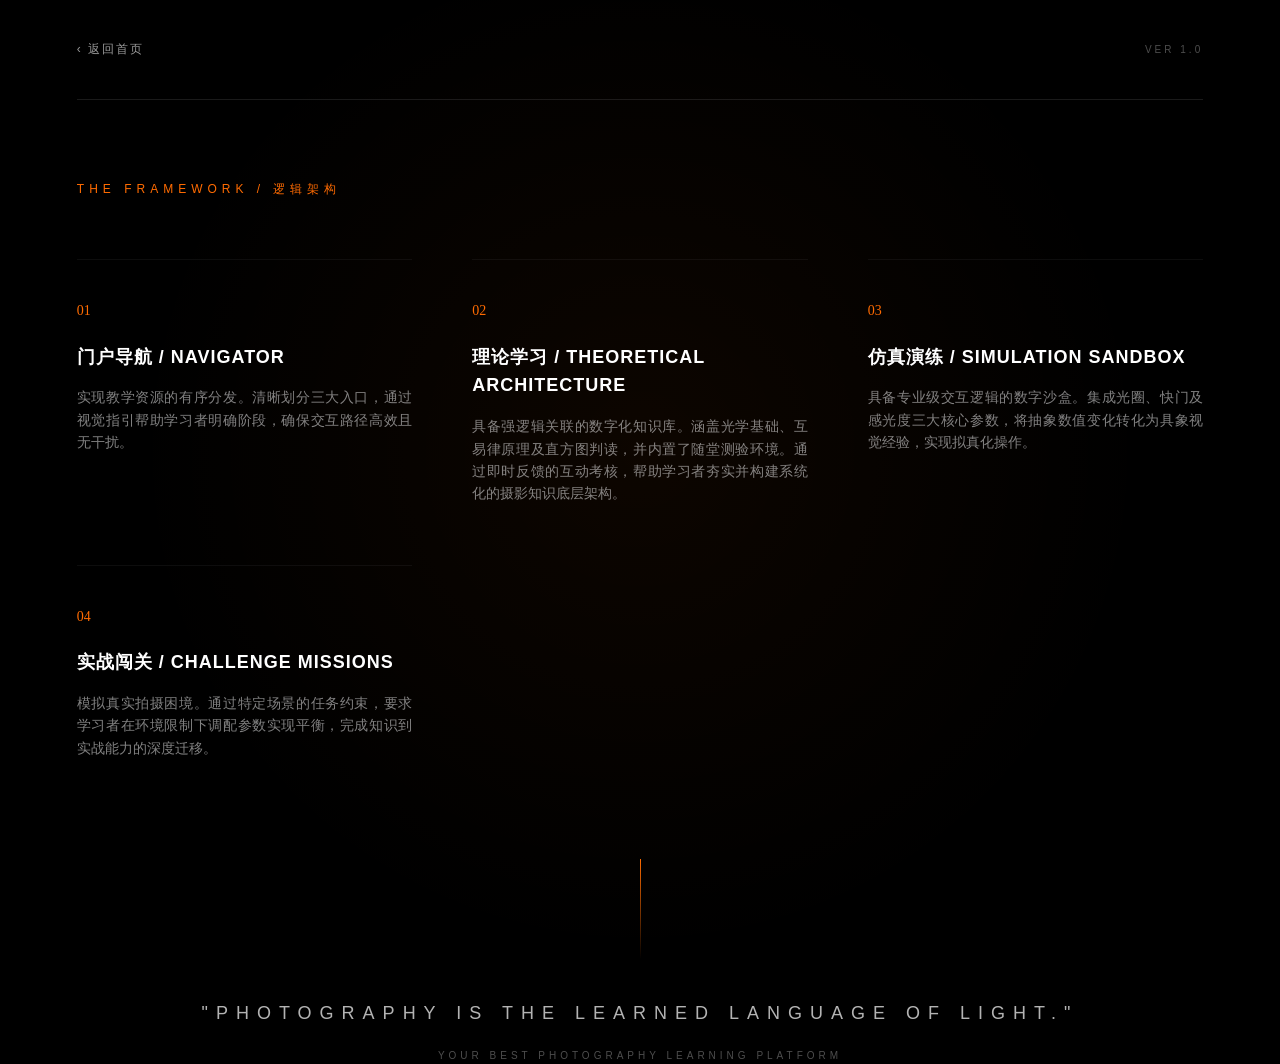
<file: about.html>
<!DOCTYPE html>
<html lang="zh-CN">
<head>
    <meta charset="UTF-8">
    <meta name="viewport" content="width=device-width, initial-scale=1.0">
    <title>关于本站 - 摄影逻辑架构</title>
    <link rel="stylesheet" href="css/about.css">
</head>
<body>
    <div class="ambient-glow"></div>

    <div class="about-container">
        <header class="nav-header">
            <a href="index.html" class="back-link">‹ 返回首页</a>
            <span class="version-tag">VER 1.0</span>
        </header>

        <main class="manifesto-content">
            <section class="logic-framework">
                <div class="section-label">THE FRAMEWORK / 逻辑架构</div>
                
                <div class="framework-grid">
                    <div class="framework-item">
                        <span class="num">01</span>
                        <h3>门户导航 / NAVIGATOR</h3>
                        <p>实现教学资源的有序分发。清晰划分三大入口，通过视觉指引帮助学习者明确阶段，确保交互路径高效且无干扰。</p>
                    </div>
                    <div class="framework-item">
                        <span class="num">02</span>
                        <h3>理论学习 / THEORETICAL ARCHITECTURE</h3>
                        <p>具备强逻辑关联的数字化知识库。涵盖光学基础、互易律原理及直方图判读，并内置了随堂测验环境。通过即时反馈的互动考核，帮助学习者夯实并构建系统化的摄影知识底层架构。</p>
                    </div>
                    <div class="framework-item">
                        <span class="num">03</span>
                        <h3>仿真演练 / SIMULATION SANDBOX</h3>
                        <p>具备专业级交互逻辑的数字沙盒。集成光圈、快门及感光度三大核心参数，将抽象数值变化转化为具象视觉经验，实现拟真化操作。</p>
                    </div>
                    <div class="framework-item">
                        <span class="num">04</span>
                        <h3>实战闯关 / CHALLENGE MISSIONS</h3>
                        <p>模拟真实拍摄困境。通过特定场景的任务约束，要求学习者在环境限制下调配参数实现平衡，完成知识到实战能力的深度迁移。</p>
                    </div>
                </div>
            </section>

            <section class="footer-manifesto">
                <div class="decorative-line"></div>
                <p class="final-quote">
                    "PHOTOGRAPHY IS THE LEARNED LANGUAGE OF LIGHT."
                </p>
                <div class="signature">YOUR BEST PHOTOGRAPHY LEARNING PLATFORM</div>
            </section>
        </main>
    </div>
</body>
</html>
</file>
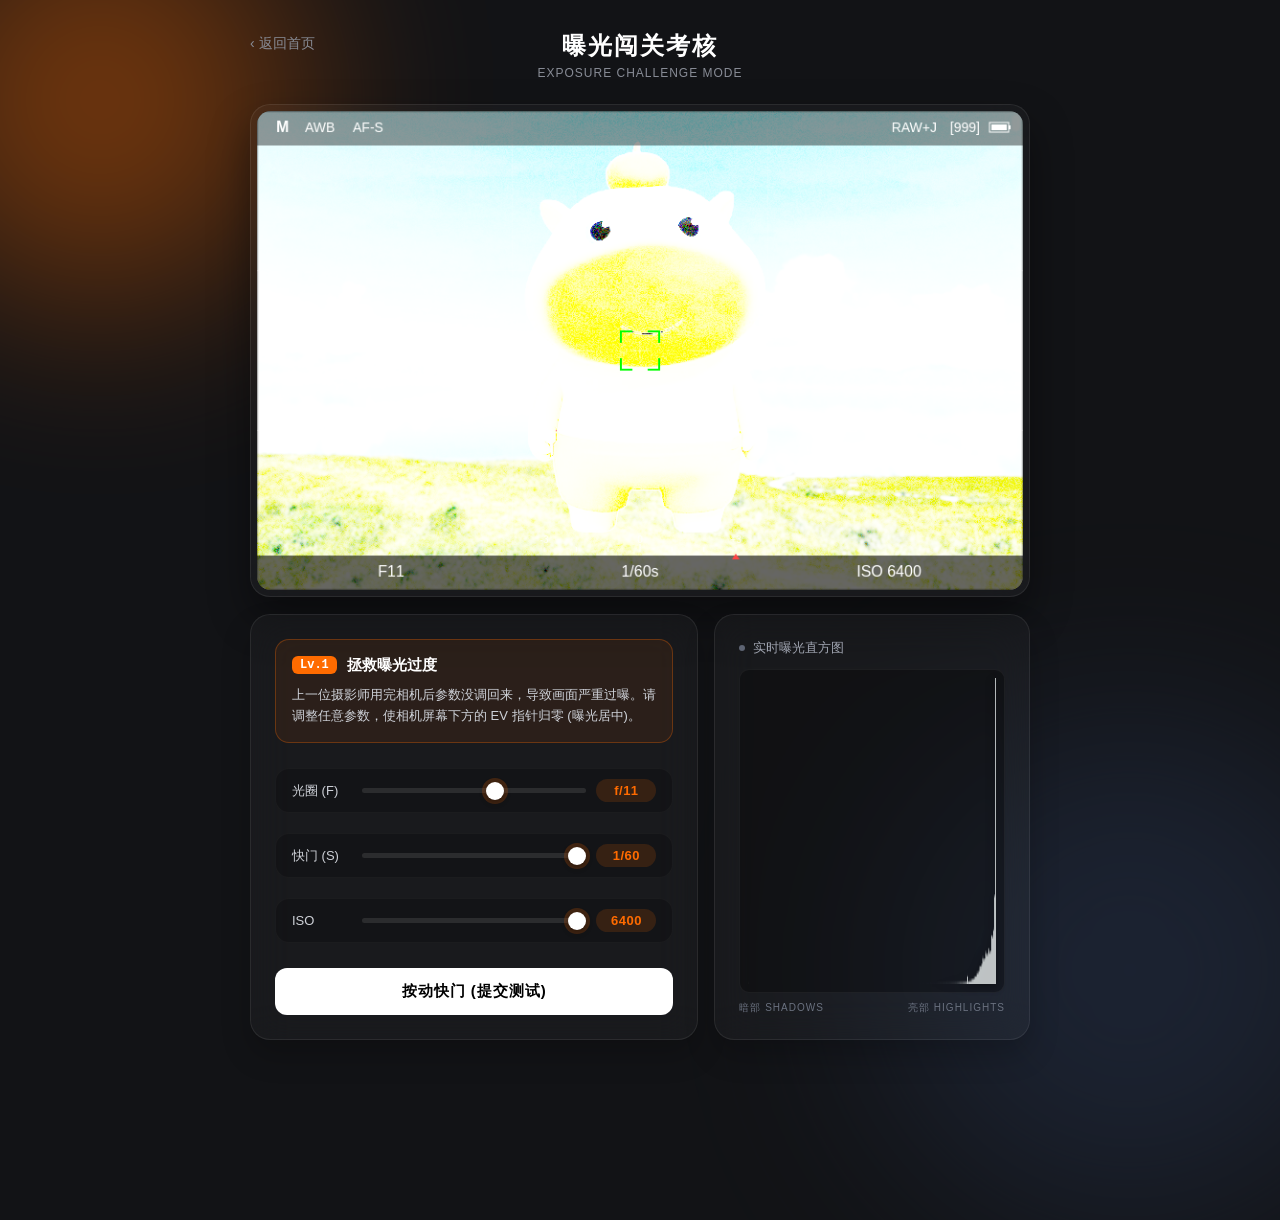
<file: challenge.html>
<!DOCTYPE html>
<html lang="zh-CN">
<head>
    <meta charset="UTF-8">
    <meta name="viewport" content="width=device-width, initial-scale=1.0">
    <title>曝光闯关挑战</title>
    <link rel="stylesheet" href="css/challenge.css"> 
</head>
<body>
    <div class="ambient-glow glow-1"></div>
    <div class="ambient-glow glow-2"></div>

    <div class="simulator-wrapper">
        <div class="back-nav-container">
            <a href="index.html" class="back-home-link">‹ 返回首页</a>
        </div>
        <header class="app-header">
            <h1>曝光闯关考核</h1>
            <p class="subtitle">Exposure Challenge Mode</p>
        </header>

        <main class="app-main">
            <section class="viewport-card">
                <div class="canvas-container">
                    <canvas id="bgCanvas" width="800" height="500"></canvas>
                    <canvas id="fgCanvas" width="800" height="500"></canvas>
                </div>
            </section>

            <section class="dashboard">
                <div class="control-panel glass-card">
                    
                    <div class="mission-box">
                        <div class="mission-header">
                            <span class="level-badge" id="levelBadge">Lv.1</span>
                            <span id="missionTitle">加载中...</span>
                        </div>
                        <p id="missionDesc">加载中...</p>
                    </div>

                    <div class="slider-group">
                        <label>光圈 (F)</label>
                        <input type="range" id="apertureSlider" min="0" max="5" step="1" value="2">
                        <span class="value-pill" id="apertureVal">f/8</span>
                    </div>

                    <div class="slider-group">
                        <label>快门 (S)</label>
                        <input type="range" id="shutterSlider" min="0" max="10" step="1" value="5">
                        <span class="value-pill" id="shutterVal">1/125</span>
                    </div>

                    <div class="slider-group">
                        <label>ISO</label>
                        <input type="range" id="isoSlider" min="0" max="6" step="1" value="0">
                        <span class="value-pill" id="isoVal">100</span>
                    </div>

                    <button id="btnShoot" class="shoot-btn">按动快门 (提交测试)</button>
                </div>

                <div class="data-panel glass-card">
                    <div class="panel-header">
                        <span class="dot"></span>
                        <span>实时曝光直方图</span>
                    </div>
                    <div class="histogram-wrapper">
                        <canvas id="histogramCanvas" width="256" height="120"></canvas>
                    </div>
                    <div class="hist-labels">
                        <span>暗部 Shadows</span>
                        <span>亮部 Highlights</span>
                    </div>
                </div>
            </section>
        </main>
    </div>

    <script src="js/challenge.js"></script>
</body>
</html>
</file>
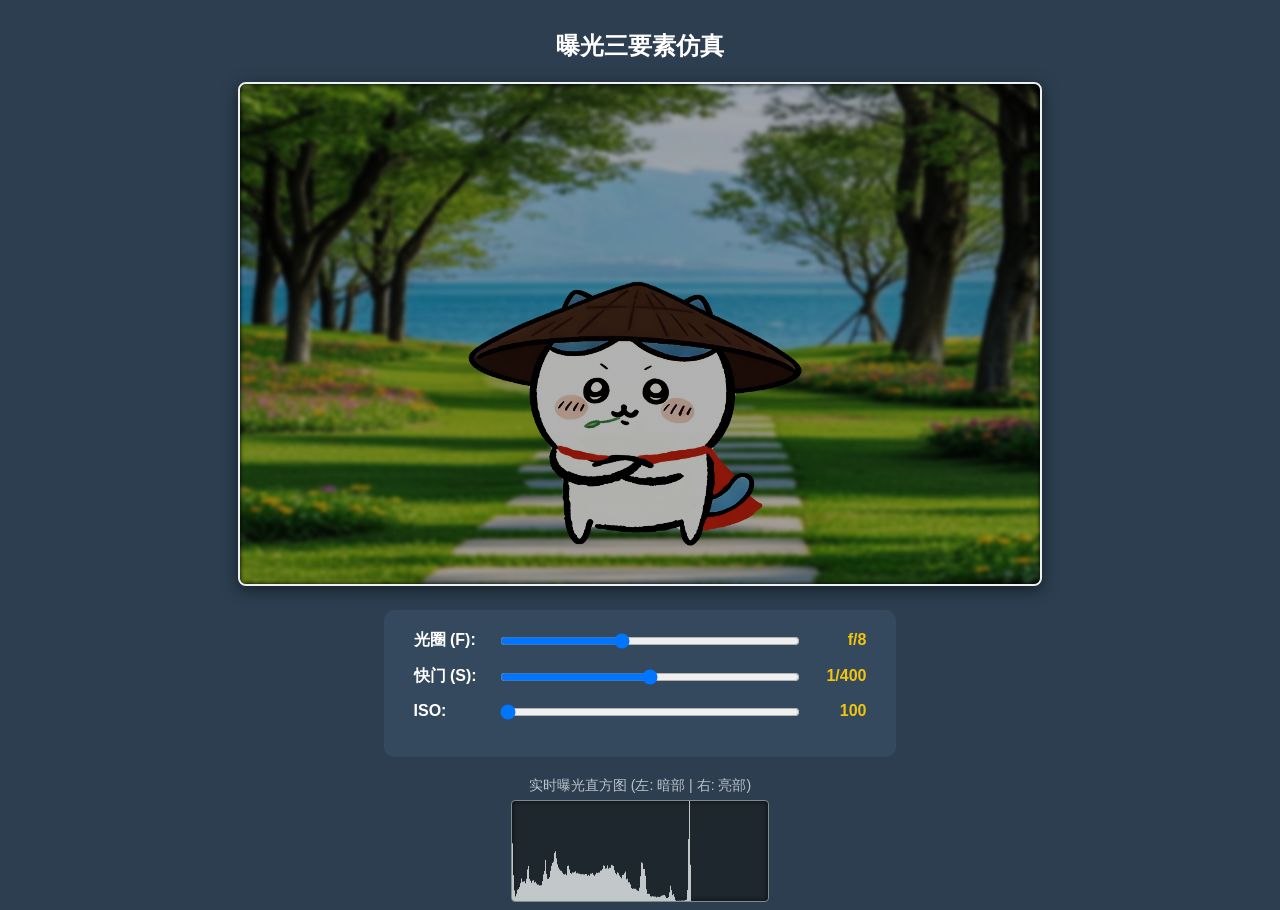
<file: demo.html>
<!DOCTYPE html>
<html lang="zh-CN">
<head>
    <meta charset="UTF-8">
    <title>基于Java的摄影曝光教学与仿真平台</title>
    <link rel="stylesheet" href="style.css">
</head>
<body>

    <h2>曝光三要素仿真</h2>
    <canvas id="photoCanvas"></canvas>
    <br>
    
    <div class="controls">
        <div class="control-group">
            <label>光圈 (F):</label>
            <input type="range" id="apertureSlider" min="0" max="5" step="1" value="2">
            <span class="value-display" id="apertureVal">f/8</span>
        </div>
        <div class="control-group">
            <label>快门 (S):</label>
            <input type="range" id="shutterSlider" min="0" max="10" step="1" value="5">
            <span class="value-display" id="shutterVal">1/125</span>
        </div>
        <div class="control-group">
            <label>ISO:</label>
            <input type="range" id="isoSlider" min="0" max="6" step="1" value="0">
            <span class="value-display" id="isoVal">100</span>
        </div>
    </div>

    <div class="histogram-container">
        <p style="margin: 5px 0; font-size: 14px; color: #bdc3c7;">实时曝光直方图 (左: 暗部 | 右: 亮部)</p>
        <canvas id="histogramCanvas" width="256" height="100"></canvas>
    </div>

    <script src="script.js"></script>
</body>
</html>
</file>
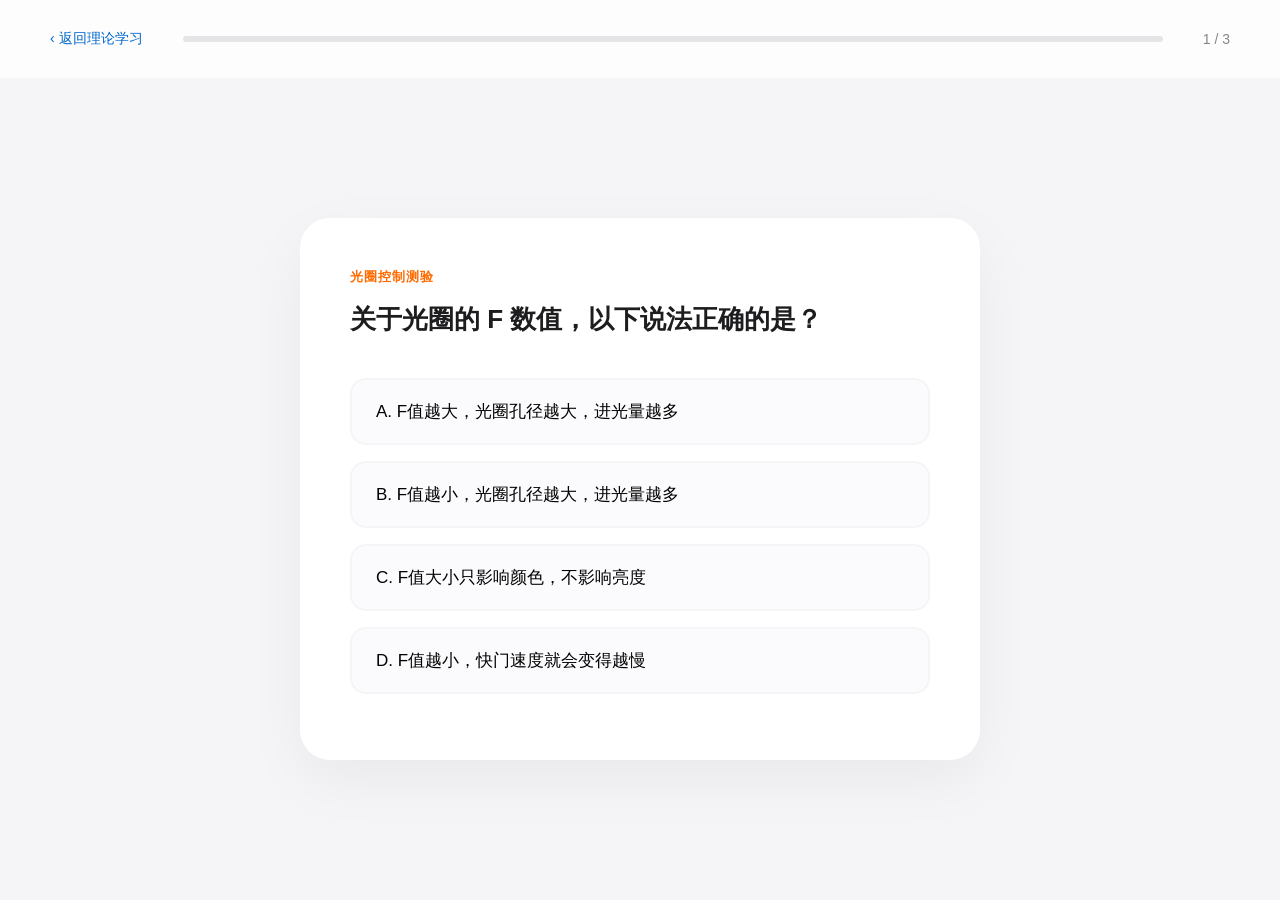
<file: quiz.html>
<!DOCTYPE html>
<html lang="zh-CN">
<head>
    <meta charset="UTF-8">
    <meta name="viewport" content="width=device-width, initial-scale=1.0">
    <title>知识点测验 - 摄影学习平台</title>
    <link rel="stylesheet" href="css/quiz.css">
</head>
<body>
    <div class="quiz-layout">
        <header class="quiz-header">
            <a href="theory.html" class="back-link">‹ 返回理论学习</a>
            <div class="progress-container">
                <div class="progress-bar" id="progressBar"></div>
            </div>
            <span class="progress-text" id="progressText">1 / 3</span>
        </header>

        <main class="quiz-main">
            <div class="quiz-card" id="quizCard">
                <div class="card-header">
                    <span class="category-tag" id="categoryTag">光圈篇</span>
                    <h1 class="question-text" id="questionText">加载中...</h1>
                </div>

                <div class="options-list" id="optionsList">
                    </div>

                <div class="feedback-panel" id="feedbackPanel" style="display: none;">
                    <div class="feedback-content">
                        <span id="feedbackIcon"></span>
                        <p id="feedbackText"></p>
                    </div>
                    <button class="next-btn" id="nextBtn">next</button>
                </div>
            </div>

            <div class="result-card" id="resultCard" style="display: none;">
                <div class="score-display">
                    <span class="score-num" id="finalScore">0</span>
                    <span class="score-label">分</span>
                </div>
                <h2 id="resultTitle">测验完成！</h2>
                <p id="resultDesc">你已经掌握了本章节的核心逻辑。</p>
                <div class="action-btns">
                    <button onclick="location.reload()" class="retry-btn">重新挑战</button>
                    <a href="simulator.html" class="action-btn-primary">进入仿真演练</a>
                </div>
            </div>
        </main>
    </div>
    <script src="js/quiz.js"></script>
</body>
</html>
</file>
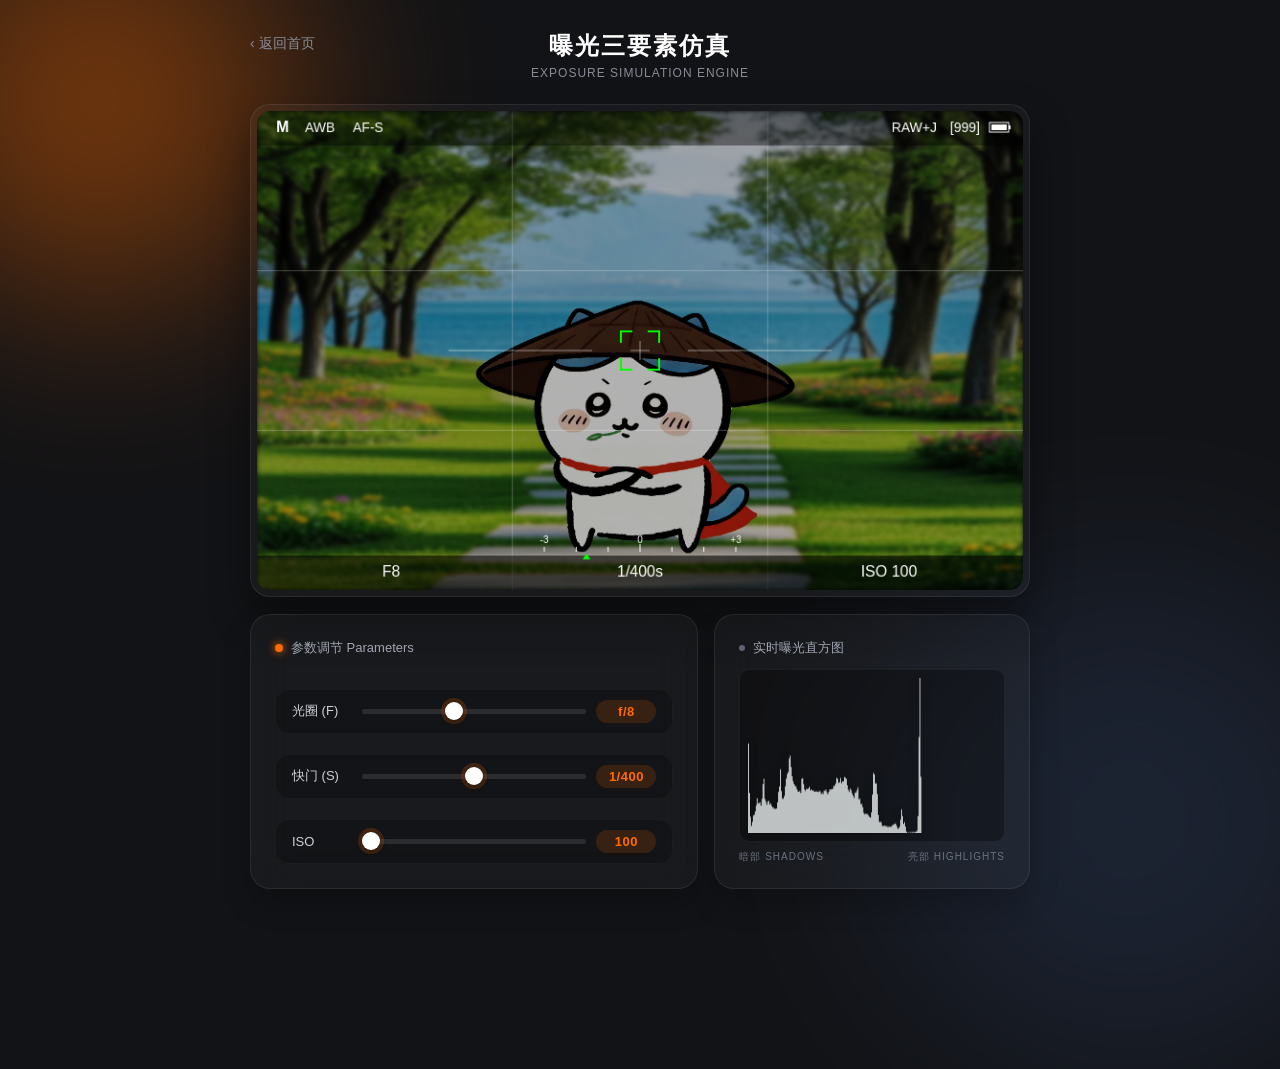
<file: simulator.html>
<!DOCTYPE html>
<html lang="zh-CN">
<head>
    <meta charset="UTF-8">
    <meta name="viewport" content="width=device-width, initial-scale=1.0">
    <title>曝光三要素仿真系统</title>
    <link rel="stylesheet" href="css/simulator.css"> </head>
<body>
    <div class="ambient-glow glow-1"></div>
    <div class="ambient-glow glow-2"></div>

    <div class="simulator-wrapper">
        <div class="back-nav-container">
            <a href="index.html" class="back-home-link">‹ 返回首页</a>
        </div>
        
        <header class="app-header">
            <h1>曝光三要素仿真</h1>
            <p class="subtitle">Exposure Simulation Engine</p>
        </header>

        <main class="app-main">
            <section class="viewport-card">
                <div class="canvas-container">
                    <canvas id="bgCanvas" width="800" height="500"></canvas>
                    <canvas id="fgCanvas" width="800" height="500"></canvas>
                </div>
            </section>

            <section class="dashboard">
                <div class="control-panel glass-card">
                    <div class="panel-header">
                        <div class="icon-pulse"></div>
                        <span>参数调节 Parameters</span>
                    </div>

                    <div class="slider-group">
                        <label>光圈 (F)</label>
                        <input type="range" id="apertureSlider" min="0" max="5" step="1" value="2">
                        <span class="value-pill" id="apertureVal">f/8</span>
                    </div>

                    <div class="slider-group">
                        <label>快门 (S)</label>
                        <input type="range" id="shutterSlider" min="0" max="10" step="1" value="5">
                        <span class="value-pill" id="shutterVal">1/125</span>
                    </div>

                    <div class="slider-group">
                        <label>ISO</label>
                        <input type="range" id="isoSlider" min="0" max="6" step="1" value="0">
                        <span class="value-pill" id="isoVal">100</span>
                    </div>
                </div>

                <div class="data-panel glass-card">
                    <div class="panel-header">
                        <span class="dot"></span>
                        <span>实时曝光直方图</span>
                    </div>
                    <div class="histogram-wrapper">
                        <canvas id="histogramCanvas" width="256" height="120"></canvas>
                    </div>
                    <div class="hist-labels">
                        <span>暗部 Shadows</span>
                        <span>亮部 Highlights</span>
                    </div>
                </div>
            </section>
        </main>
    </div>

    <script src="js/simulator.js"></script>
</body>
</html>
</file>
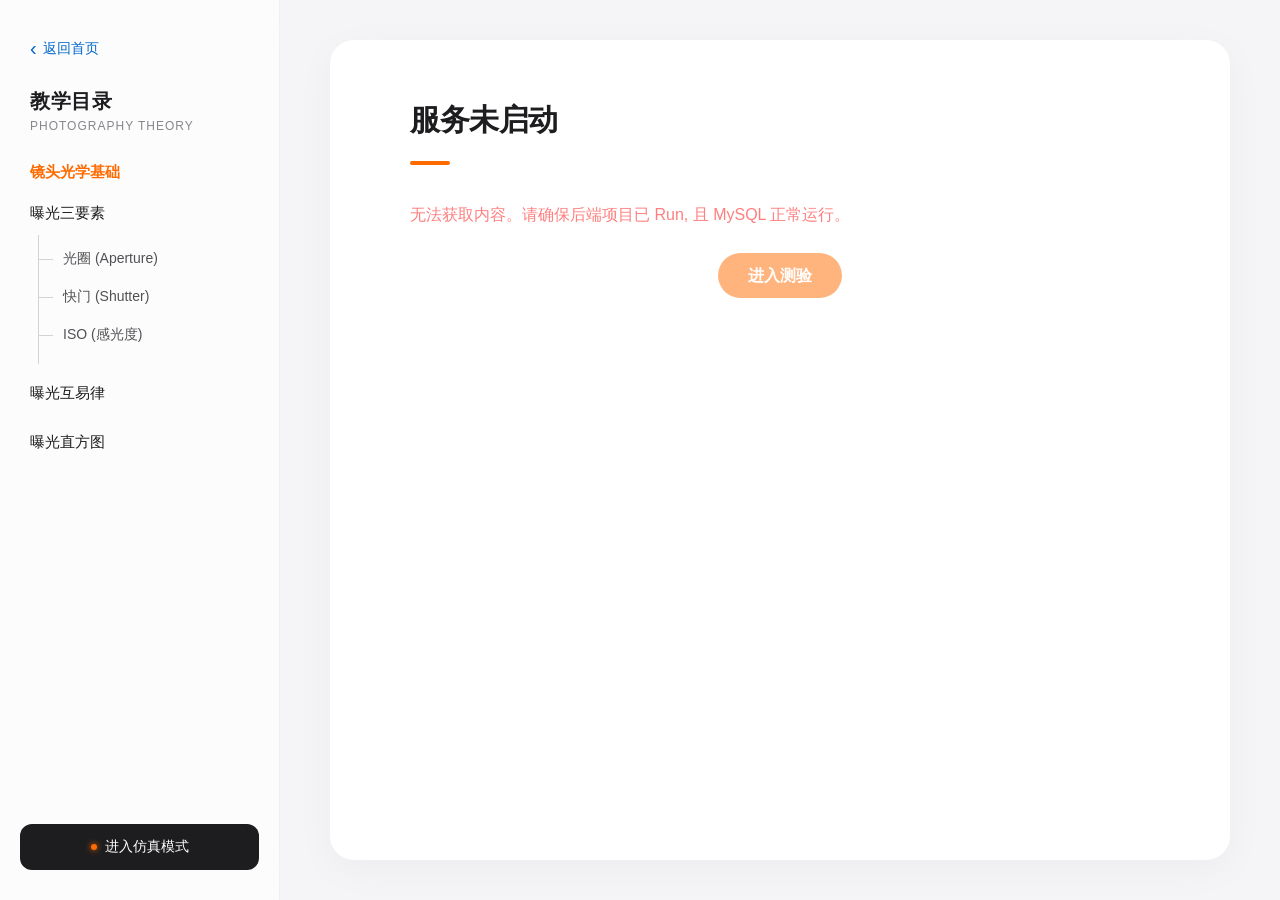
<file: theory.html>
<!DOCTYPE html>
<html lang="zh-CN">
<head>
    <meta charset="UTF-8">
    <meta name="viewport" content="width=device-width, initial-scale=1.0">
    <title>理论学习 - 曝光三要素</title>
    <link rel="stylesheet" href="css/theory.css">
</head>
<body>
    <div class="app-layout">
        
        <aside class="sidebar">
            <a href="index.html" class="back-nav">
                <span class="chevron">‹</span> 返回首页
            </a>

            <div class="sidebar-header">
                <h2>教学目录</h2>
                <p>Photography Theory</p>
            </div>

            <nav class="tree-menu">
                <div class="menu-item folder-title sub-item active main-category" data-key="optics" style="cursor: pointer;">
                    镜头光学基础
                </div>
                
                <div class="menu-item folder-title">曝光三要素</div>
                <ul class="sub-menu">
                    <li class="sub-item" data-key="aperture">光圈 (Aperture)</li>
                    <li class="sub-item" data-key="shutter">快门 (Shutter)</li>
                    <li class="sub-item" data-key="iso">ISO (感光度)</li>
                </ul>

                <div class="menu-item folder-title sub-item main-category" data-key="reciprocity" style="cursor: pointer; margin-top: 10px;">
                    曝光互易律
                </div>

                <div class="menu-item folder-title sub-item main-category" data-key="histogram" style="cursor: pointer; margin-top: 10px;">
                    曝光直方图
                </div>
            </nav>
            
            <div class="sidebar-footer">
                <a href="simulator.html" class="go-simulator-btn">
                    <span class="dot"></span> 进入仿真模式
                </a>
            </div>
        </aside>

        <main class="content-area">
            <article class="content-card">
                <header class="article-header">
                    <h1 class="article-title" id="contentTitle">加载中...</h1>
                    <div class="title-underline"></div>
                </header>
                
                <div class="article-body" id="contentBody">
                    <p class="loading-status">正在连接数据库...</p>
                </div>
            </article>
        </main>
        
    </div>

    <script src="js/theory.js"></script>
</body>
</html>
</file>
<file: css/about.css>
/* 基础重置 */
* {
    margin: 0;
    padding: 0;
    box-sizing: border-box;
}

body {
    background-color: #000;
    color: #fff;
    font-family: -apple-system, BlinkMacSystemFont, "SF Pro Display", "Helvetica Neue", Arial, sans-serif;
    overflow-x: hidden;
    line-height: 1.6;
}

/* 背景环境光 */
.ambient-glow {
    position: fixed;
    top: 50%;
    left: 50%;
    width: 80vw;
    height: 80vw;
    background: radial-gradient(circle, rgba(255, 107, 0, 0.05) 0%, rgba(0, 0, 0, 0) 70%);
    transform: translate(-50%, -50%);
    z-index: -1;
    pointer-events: none;
}

.about-container {
    max-width: 1400px;
    margin: 0 auto;
    padding: 0 6%;
}

/* 导航头 */
.nav-header {
    height: 100px;
    display: flex;
    justify-content: space-between;
    align-items: center;
    border-bottom: 1px solid rgba(255, 255, 255, 0.1);
}

.back-link {
    color: rgba(255, 255, 255, 0.6);
    text-decoration: none;
    font-size: 12px;
    letter-spacing: 2px;
    transition: color 0.3s;
}

.back-link:hover {
    color: #FF6B00;
}

.version-tag {
    font-size: 10px;
    letter-spacing: 3px;
    color: rgba(255, 255, 255, 0.3);
}



/* 逻辑架构网格 */
.logic-framework {
    padding: 80px 0 100px; /* 顶部留出80px呼吸感 */
}

.section-label {
    font-size: 12px;
    letter-spacing: 5px;
    color: #FF6B00;
    margin-bottom: 60px;
}

.framework-grid {
    display: grid;
    grid-template-columns: repeat(auto-fit, minmax(280px, 1fr));
    gap: 60px;
}

.framework-item {
    position: relative;
    padding-top: 40px;
    border-top: 1px solid rgba(255, 255, 255, 0.05);
}

.framework-item .num {
    display: block;
    font-size: 14px;
    font-family: serif;
    color: #FF6B00;
    margin-bottom: 20px;
}

.framework-item h3 {
    font-size: 18px;
    font-weight: 600;
    letter-spacing: 1px;
    margin-bottom: 15px;
}

.framework-item p {
    font-size: 14px;
    color: rgba(255, 255, 255, 0.5);
    text-align: justify;
}

/* 底部宣言 */
.footer-manifesto {
    /* padding: 150px 0 100px; */
    text-align: center;
}

.decorative-line {
    width: 1px;
    height: 100px;
    background: linear-gradient(to bottom, #FF6B00, transparent);
    margin: 0 auto 40px;
}

.final-quote {
    font-size: 18px;
    letter-spacing: 8px;
    font-weight: 200;
    margin-bottom: 20px;
    opacity: 0.7;
}

.signature {
    font-size: 10px;
    letter-spacing: 4px;
    color: rgba(255, 255, 255, 0.3);
}

/* 响应式适配 */
@media (max-width: 768px) {
    .giant-title { letter-spacing: -2px; }
    .hero-section { padding: 60px 0; }
    .framework-grid { gap: 30px; }
}
</file>
<file: css/challenge.css>
/* 基础重置与系统级字体 */
* {
    box-sizing: border-box;
    margin: 0;
    padding: 0;
    font-family: -apple-system, BlinkMacSystemFont, "SF Pro Display", "Segoe UI", Roboto, Helvetica, Arial, sans-serif;
}

body {
    background-color: #121316; /* 深空灰背景 */
    color: #ffffff;
    min-height: 100vh;
    display: flex;
    justify-content: center;
    align-items: center;
    overflow-x: hidden;
    position: relative;
}

/* 背景光晕 */
.ambient-glow {
    position: absolute;
    border-radius: 50%;
    filter: blur(100px);
    z-index: 0;
    opacity: 0.4;
    pointer-events: none;
}
.glow-1 {
    width: 400px; height: 400px;
    background: #FF6B00; 
    top: -100px; left: -100px;
}
.glow-2 {
    width: 500px; height: 500px;
    background: #2a3a5a;
    bottom: -150px; right: -100px;
}

/* 页面主容器 */
.simulator-wrapper {
    position: relative;
    z-index: 1;
    width: 100%;
    max-width: 820px; 
    padding: 30px 20px;
    display: flex;
    flex-direction: column;
    gap: 24px; /* 间距等比缩小 */
}

/* 头部标题 */
.app-header {
    text-align: center;
}
.app-header h1 {
    font-size: 24px;
    font-weight: 600;
    letter-spacing: 2px;
    margin-bottom: 4px;
}
.app-header .subtitle {
    font-size: 12px;
    color: #888c96;
    letter-spacing: 1px;
    text-transform: uppercase;
}

/* 返回首页链接 - 与仿真模块完全同步 */
/* ========================================= */
.back-nav-container {
    position: absolute;
    left: 20px;
    top: 35px;
    z-index: 100;
}

.back-home-link {
    color: #888c96;
    text-decoration: none;
    font-size: 14px;
    font-weight: 500;
    transition: all 0.2s ease;
    display: flex;
    align-items: center;
    gap: 4px;
}

/* 悬停效果：文字变白并向左微动 */
.back-home-link:hover {
    color: #ffffff;
    /* transform: translateX(-2px); */
}

/* 控制主干区域的上下间距 */
.app-main {
    display: flex;
    flex-direction: column;
    gap: 17px; /* 上下两个卡片之间的空隙 */
}

/* 主画布区域 */
.viewport-card {
    background: rgba(255, 255, 255, 0.03);
    border: 1px solid rgba(255, 255, 255, 0.08);
    border-radius: 20px; /* 收敛圆角弧度 */
    padding: 6px; /* 缩小边框宽度 */
    box-shadow: 0 20px 40px rgba(0, 0, 0, 0.4);
    backdrop-filter: blur(20px);
    -webkit-backdrop-filter: blur(20px);
}

.canvas-container {
    position: relative;
    width: 100%;
    aspect-ratio: 8 / 5;
    height: auto;
    border-radius: 14px;
    overflow: hidden;
    background: #111;
}

#bgCanvas, #fgCanvas {
    position: absolute;
    top: 0;
    left: 0;
    width: 100%;
    height: 100%;
    object-fit: cover; 
}

/* 仪表盘区域 (左右分栏排版) */
.dashboard {
    display: flex;
    gap: 16px; /* 卡片间距 */
}

/* 统一的毛玻璃卡片样式 */
.glass-card {
    background: rgba(255, 255, 255, 0.03);
    border: 1px solid rgba(255, 255, 255, 0.08);
    border-radius: 20px;
    padding: 24px; /* 内边距 30px -> 24px */
    backdrop-filter: blur(20px);
    -webkit-backdrop-filter: blur(20px);
    box-shadow: 0 15px 30px rgba(0, 0, 0, 0.2);
}

.control-panel {
    flex: 3;
    display: flex;
    flex-direction: column;
    gap: 20px; /* 滑块间距 */
}

.data-panel {
    flex: 2;
    display: flex;
    flex-direction: column;
}

/* 卡片小标题 */
.panel-header {
    display: flex;
    align-items: center;
    gap: 8px;
    font-size: 13px;
    color: #a0a5b1;
    margin-bottom: 12px;
    font-weight: 500;
}
.icon-pulse {
    width: 8px; height: 8px;
    background: #FF6B00;
    border-radius: 50%;
    box-shadow: 0 0 8px #FF6B00;
}
.dot {
    width: 6px; height: 6px;
    background: #5e6473;
    border-radius: 50%;
}

/* 滑块组 */
.slider-group {
    display: flex;
    align-items: center;
    background: rgba(0, 0, 0, 0.2);
    padding: 10px 16px; /* 容器内间距 */
    border-radius: 14px;
    border: 1px solid rgba(255, 255, 255, 0.03);
}

.slider-group label {
    width: 70px;
    font-size: 13px;
    color: #cfd2d9;
    font-weight: 500;
}

/* 数值药丸标签 */
.value-pill {
    min-width: 60px;
    text-align: center;
    background: rgba(255, 107, 0, 0.15); 
    color: #FF6B00; 
    padding: 4px 10px;
    border-radius: 20px;
    font-size: 13px;
    font-weight: 600;
    letter-spacing: 0.5px;
    margin-left: 10px;
}

/*Range Slider */
input[type=range] {
    -webkit-appearance: none; /* 针对 Chrome, Safari, Edge */
    appearance: none;
    flex: 1;
    background: transparent;
    cursor: pointer;
}
input[type=range]:focus {
    outline: none;
}
input[type=range]::-webkit-slider-runnable-track {
    width: 100%;
    height: 5px;
    background: rgba(255, 255, 255, 0.1);
    border-radius: 3px;
}
input[type=range]::-webkit-slider-thumb {
    -webkit-appearance: none;
    height: 18px;
    width: 18px;
    border-radius: 50%;
    background: #ffffff;
    box-shadow: 0 2px 6px rgba(0, 0, 0, 0.4), 0 0 0 4px rgba(255, 107, 0, 0.2);
    margin-top: -6.5px;
    transition: transform 0.1s;
}
input[type=range]::-webkit-slider-thumb:hover {
    transform: scale(1.2);
    box-shadow: 0 2px 8px rgba(0, 0, 0, 0.5), 0 0 0 4px rgba(255, 107, 0, 0.4);
}

/* 直方图区域优化 */
.histogram-wrapper {
    flex: 1;
    background: rgba(0, 0, 0, 0.3);
    border-radius: 10px;
    padding: 8px;
    border: 1px solid rgba(255, 255, 255, 0.05);
    display: flex;
    align-items: flex-end;
}
#histogramCanvas {
    width: 100%;
    height: 100%;
    filter: drop-shadow(0 2px 4px rgba(0,0,0,0.5));
}
.hist-labels {
    display: flex;
    justify-content: space-between;
    margin-top: 8px;
    font-size: 10px;
    color: #6b7280;
    text-transform: uppercase;
    letter-spacing: 1px;
}

/* ========================================= */
/* 闯关模式 特有 UI 样式 */
/* ========================================= */
.mission-box {
    background: rgba(255, 107, 0, 0.08);
    border: 1px solid rgba(255, 107, 0, 0.3);
    padding: 16px;
    border-radius: 14px;
    margin-bottom: 5px;
}
.mission-header {
    display: flex;
    align-items: center;
    gap: 10px;
    margin-bottom: 10px;
    font-weight: 600;
    font-size: 15px;
    color: #ffffff;
}
.level-badge {
    background: #FF6B00;
    color: #fff;
    padding: 2px 8px;
    border-radius: 6px;
    font-size: 12px;
    font-family: monospace;
}
.mission-box p {
    font-size: 13px;
    color: #cfd2d9;
    line-height: 1.6;
    margin-bottom: 0;
}
.shoot-btn {
    width: 100%;
    margin-top: 5px;
    padding: 14px;
    background: #ffffff;
    color: #000000;
    border: none;
    border-radius: 12px;
    font-weight: 600;
    font-size: 15px;
    cursor: pointer;
    transition: all 0.2s;
    letter-spacing: 1px;
}
.shoot-btn:hover {
    background: #FF6B00;
    color: #ffffff;
    transform: scale(1.02);
    box-shadow: 0 4px 15px rgba(255, 107, 0, 0.4);
}
</file>
<file: style.css>
body { 
    font-family: 'Segoe UI', Tahoma, Geneva, Verdana, sans-serif; 
    text-align: center; 
    background: #2c3e50; 
    color: white; 
    margin-top: 30px; 
}

canvas { 
    border: 2px solid #ecf0f1; 
    border-radius: 8px; 
    max-width: 80%; 
    box-shadow: 0 4px 15px rgba(0,0,0,0.5); 
    background: #000; 
}

.controls { 
    margin-top: 20px; 
    background: #34495e; 
    display: inline-block; 
    padding: 20px 30px; 
    border-radius: 10px; 
    text-align: left; 
}

.control-group { 
    margin-bottom: 15px; 
}

label { 
    display: inline-block; 
    width: 80px; 
    font-weight: bold; 
}

input[type="range"] { 
    width: 300px; 
    vertical-align: middle; 
    cursor: pointer;
}

.value-display { 
    display: inline-block; 
    width: 60px; 
    text-align: right; 
    color: #f1c40f; 
    font-weight: bold; 
}

.ev-info {
    text-align: center; 
    margin-top: 15px; 
    font-size: 15px; 
    color: #bdc3c7;
}

#evDisplay {
    color: #e74c3c;
    font-weight: bold;
}

/* 新增直方图样式 */
.histogram-container {
    margin-top: 15px;
    display: flex;
    flex-direction: column;
    align-items: center;
}

#histogramCanvas {
    background: #1e272e;
    border: 1px solid #7f8c8d;
    border-radius: 4px;
    box-shadow: inset 0 0 5px rgba(0,0,0,0.8);
    /* 取消了原来的 max-width 限制，让直方图保持真实尺寸 */
    max-width: none; 
}
</file>
<file: css/quiz.css>
* { box-sizing: border-box; margin: 0; padding: 0; }
body {
    background-color: #f5f5f7;
    color: #1d1d1f;
    font-family: -apple-system, BlinkMacSystemFont, "Segoe UI", Roboto, sans-serif;
}

.quiz-layout { height: 100vh; display: flex; flex-direction: column; }

.quiz-header {
    display: flex; align-items: center; justify-content: space-between;
    padding: 30px 50px; background: rgba(255,255,255,0.8); backdrop-filter: blur(20px);
}

.back-link { text-decoration: none; color: #0066cc; font-size: 14px; font-weight: 500; }

.progress-container { flex: 1; height: 6px; background: #e5e5e7; margin: 0 40px; border-radius: 3px; overflow: hidden; }
.progress-bar { height: 100%; background: #FF6B00; width: 0%; transition: width 0.4s cubic-bezier(0.4, 0, 0.2, 1); }

.progress-text { font-size: 14px; color: #86868b; font-variant-numeric: tabular-nums; }

.quiz-main { flex: 1; display: flex; justify-content: center; align-items: center; padding: 40px; }

.quiz-card, .result-card {
    background: #fff; width: 100%; max-width: 680px; padding: 50px;
    border-radius: 30px; box-shadow: 0 20px 60px rgba(0,0,0,0.05);
    animation: cardEntry 0.6s cubic-bezier(0.2, 0.8, 0.2, 1);
}

@keyframes cardEntry { from { opacity: 0; transform: translateY(30px); } to { opacity: 1; transform: translateY(0); } }

.category-tag { color: #FF6B00; font-size: 13px; font-weight: 700; letter-spacing: 1px; display: block; margin-bottom: 15px; }
.question-text { font-size: 26px; line-height: 1.4; margin-bottom: 40px; }

.option-btn {
    width: 100%; padding: 20px 24px; margin-bottom: 16px; border-radius: 16px;
    border: 2px solid #f5f5f7; background: #fbfbfd; text-align: left;
    font-size: 17px; cursor: pointer; transition: all 0.2s;
}
.option-btn:hover { border-color: #d2d2d7; background: #fff; }
.option-btn.selected { border-color: #FF6B00; background: #fff; }

.option-btn.correct { border-color: #34c759; background: rgba(52, 199, 89, 0.1); color: #1a7f37; }
.option-btn.wrong { border-color: #ff3b30; background: rgba(255, 59, 48, 0.1); color: #b52a23; }

.feedback-panel {
    margin-top: 30px; padding-top: 30px; border-top: 1px solid #f5f5f7;
    display: flex; justify-content: space-between; align-items: center;
}
.feedback-text { font-size: 15px; color: #515154; line-height: 1.6; max-width: 70%; }

.next-btn {
    background: #1d1d1f; color: #fff; border: none; padding: 12px 28px;
    border-radius: 20px; font-size: 15px; font-weight: 600; cursor: pointer;
}
.next-btn:hover { background: #FF6B00; }

/* 结算页 */
.result-card { text-align: center; }
.score-display { margin-bottom: 20px; color: #FF6B00; }
.score-num { font-size: 80px; font-weight: 800; }
.score-label { font-size: 24px; font-weight: 600; }
.action-btns { display: flex; gap: 15px; justify-content: center; margin-top: 40px; }
.retry-btn { background: #e5e5e7; color: #1d1d1f; border: none; padding: 14px 30px; border-radius: 25px; font-weight: 600; cursor: pointer; }
.action-btn-primary { background: #FF6B00; color: #fff; text-decoration: none; padding: 14px 30px; border-radius: 25px; font-weight: 600; }
</file>
<file: css/simulator.css>
/* 基础重置与系统级字体 */
* {
    box-sizing: border-box;
    margin: 0;
    padding: 0;
    font-family: -apple-system, BlinkMacSystemFont, "SF Pro Display", "Segoe UI", Roboto, Helvetica, Arial, sans-serif;
}

body {
    background-color: #121316; /* 深空灰背景 */
    color: #ffffff;
    min-height: 100vh;
    display: flex;
    justify-content: center;
    align-items: center;
    overflow-x: hidden;
    position: relative;
}

/* 背景光晕 */
.ambient-glow {
    position: absolute;
    border-radius: 50%;
    filter: blur(100px);
    z-index: 0;
    opacity: 0.4;
    pointer-events: none;
}
.glow-1 {
    width: 400px; height: 400px;
    background: #FF6B00; 
    top: -100px; left: -100px;
}
.glow-2 {
    width: 500px; height: 500px;
    background: #2a3a5a;
    bottom: -150px; right: -100px;
}

/* 页面主容器 */
.simulator-wrapper {
    position: relative;
    z-index: 1;
    width: 100%;
    max-width: 820px; 
    padding: 30px 20px;
    display: flex;
    flex-direction: column;
    gap: 24px; /* 间距等比缩小 */
}

/* ========================================= */
/* 返回首页链接样式 */
/* ========================================= */
.back-nav-container {
    position: absolute;
    left: 20px;
    top: 35px; /* 与标题对齐的高度 */
    z-index: 100;
}

.back-home-link {
    color: #888c96;
    text-decoration: none;
    font-size: 14px;
    font-weight: 500;
    transition: all 0.2s ease;
    display: flex;
    align-items: center;
    gap: 4px;
}

.back-home-link:hover {
    color: #ffffff;
    /* transform: translateX(-2px); 悬停时往左微动，增加交互感 */
}


/* 头部标题 */
.app-header {
    text-align: center;
}
.app-header h1 {
    font-size: 24px;
    font-weight: 600;
    letter-spacing: 2px;
    margin-bottom: 4px;
}
.app-header .subtitle {
    font-size: 12px;
    color: #888c96;
    letter-spacing: 1px;
    text-transform: uppercase;
}

/* 控制主干区域的上下间距 */
.app-main {
    display: flex;
    flex-direction: column;
    gap: 17px; /* 上下两个卡片之间的空隙 */
}

/* 主画布区域 */
.viewport-card {
    background: rgba(255, 255, 255, 0.03);
    border: 1px solid rgba(255, 255, 255, 0.08);
    border-radius: 20px; /* 收敛圆角弧度 */
    padding: 6px; /* 缩小边框宽度 */
    box-shadow: 0 20px 40px rgba(0, 0, 0, 0.4);
    backdrop-filter: blur(20px);
    -webkit-backdrop-filter: blur(20px);
}

.canvas-container {
    position: relative;
    width: 100%;
    aspect-ratio: 8 / 5;
    height: auto;
    border-radius: 14px;
    overflow: hidden;
    background: #111;
}

#bgCanvas, #fgCanvas {
    position: absolute;
    top: 0;
    left: 0;
    width: 100%;
    height: 100%;
    object-fit: cover; 
}

/* 仪表盘区域 (左右分栏排版) */
.dashboard {
    display: flex;
    gap: 16px; /* 卡片间距 */
}

/* 统一的毛玻璃卡片样式 */
.glass-card {
    background: rgba(255, 255, 255, 0.03);
    border: 1px solid rgba(255, 255, 255, 0.08);
    border-radius: 20px;
    padding: 24px; /* 内边距 30px -> 24px */
    backdrop-filter: blur(20px);
    -webkit-backdrop-filter: blur(20px);
    box-shadow: 0 15px 30px rgba(0, 0, 0, 0.2);
}

.control-panel {
    flex: 3;
    display: flex;
    flex-direction: column;
    gap: 20px; /* 滑块间距 */
}

.data-panel {
    flex: 2;
    display: flex;
    flex-direction: column;
}

/* 卡片小标题 */
.panel-header {
    display: flex;
    align-items: center;
    gap: 8px;
    font-size: 13px;
    color: #a0a5b1;
    margin-bottom: 12px;
    font-weight: 500;
}
.icon-pulse {
    width: 8px; height: 8px;
    background: #FF6B00;
    border-radius: 50%;
    box-shadow: 0 0 8px #FF6B00;
}
.dot {
    width: 6px; height: 6px;
    background: #5e6473;
    border-radius: 50%;
}

/* 滑块组 */
.slider-group {
    display: flex;
    align-items: center;
    background: rgba(0, 0, 0, 0.2);
    padding: 10px 16px; /* 容器内间距 */
    border-radius: 14px;
    border: 1px solid rgba(255, 255, 255, 0.03);
}

.slider-group label {
    width: 70px;
    font-size: 13px;
    color: #cfd2d9;
    font-weight: 500;
}

/* 数值药丸标签 */
.value-pill {
    min-width: 60px;
    text-align: center;
    background: rgba(255, 107, 0, 0.15); 
    color: #FF6B00; 
    padding: 4px 10px;
    border-radius: 20px;
    font-size: 13px;
    font-weight: 600;
    letter-spacing: 0.5px;
    margin-left: 10px;
}

/*Range Slider */
input[type=range] {
    -webkit-appearance: none; /* 针对 Chrome, Safari, Edge */
    appearance: none;
    flex: 1;
    background: transparent;
    cursor: pointer;
}
input[type=range]:focus {
    outline: none;
}
input[type=range]::-webkit-slider-runnable-track {
    width: 100%;
    height: 5px;
    background: rgba(255, 255, 255, 0.1);
    border-radius: 3px;
}
input[type=range]::-webkit-slider-thumb {
    -webkit-appearance: none;
    height: 18px;
    width: 18px;
    border-radius: 50%;
    background: #ffffff;
    box-shadow: 0 2px 6px rgba(0, 0, 0, 0.4), 0 0 0 4px rgba(255, 107, 0, 0.2);
    margin-top: -6.5px;
    transition: transform 0.1s;
}
input[type=range]::-webkit-slider-thumb:hover {
    transform: scale(1.2);
    box-shadow: 0 2px 8px rgba(0, 0, 0, 0.5), 0 0 0 4px rgba(255, 107, 0, 0.4);
}

/* 直方图区域优化 */
.histogram-wrapper {
    flex: 1;
    background: rgba(0, 0, 0, 0.3);
    border-radius: 10px;
    padding: 8px;
    border: 1px solid rgba(255, 255, 255, 0.05);
    display: flex;
    align-items: flex-end;
}
#histogramCanvas {
    width: 100%;
    height: 100%;
    filter: drop-shadow(0 2px 4px rgba(0,0,0,0.5));
}
.hist-labels {
    display: flex;
    justify-content: space-between;
    margin-top: 8px;
    font-size: 10px;
    color: #6b7280;
    text-transform: uppercase;
    letter-spacing: 1px;
}
</file>
<file: css/theory.css>
/* 基础重置 */
* {
    box-sizing: border-box;
    margin: 0;
    padding: 0;
    font-family: -apple-system, BlinkMacSystemFont, "SF Pro Text", "Segoe UI", Roboto, Helvetica, Arial, sans-serif;
}

body {
    /* 浅灰背景色 */
    background-color: #f5f5f7; 
    color: #1d1d1f;
    height: 100vh;
    overflow: hidden;
}

/* 整体左右分栏布局 */
.app-layout {
    display: flex;
    height: 100vh;
}

/* ================= 左侧导航栏 ================= */
.sidebar {
    width: 280px;
    background: rgba(255, 255, 255, 0.7);
    border-right: 1px solid rgba(0, 0, 0, 0.05);
    backdrop-filter: blur(20px);
    -webkit-backdrop-filter: blur(20px);
    display: flex;
    flex-direction: column;
    padding: 40px 0 30px 0;
    z-index: 10;
}

.back-nav {
    padding: 0 30px;
    text-decoration: none;
    color: #0066cc;
    font-size: 14px;
    font-weight: 500;
    margin-bottom: 30px;
    display: flex;
    align-items: center;
    transition: opacity 0.2s;
}
.back-nav:hover { opacity: 0.7; }
.chevron { font-size: 20px; margin-right: 6px; line-height: 1; margin-top: -2px; }

.sidebar-header {
    padding: 0 30px;
    margin-bottom: 20px;
}
.sidebar-header h2 {
    font-size: 20px;
    font-weight: 600;
    letter-spacing: 0.5px;
}
.sidebar-header p {
    font-size: 12px;
    color: #86868b;
    text-transform: uppercase;
    letter-spacing: 1px;
    margin-top: 4px;
}

/* 文件夹菜单 */
.tree-menu {
    padding: 0 20px;
    flex: 1;
}

.menu-item {
    display: block;
    text-decoration: none;
    color: #1d1d1f;
    font-size: 15px;
    font-weight: 500;
    padding: 12px 10px;
    border-radius: 8px;
    transition: background 0.2s;
    cursor: pointer;
}
.menu-item:hover { background: rgba(0, 0, 0, 0.04); }

/* 子菜单树状连接线设计 */
.sub-menu {
    list-style: none;
    margin-left: 18px; /* 缩进 */
    border-left: 1px solid #d2d2d7; /* 垂直主干线 */
    padding-top: 5px;
    padding-bottom: 10px;
}

.sub-item {
    position: relative;
    padding: 10px 10px 10px 24px;
    font-size: 14px;
    color: #515154;
    cursor: pointer;
    transition: color 0.2s;
}

/* 横向分支线 */
.sub-item::before {
    content: '';
    position: absolute;
    left: 0;
    top: 50%;
    width: 14px;
    height: 1px;
    background-color: #d2d2d7;
}

.sub-item:hover { color: #1d1d1f; }

/* 当前选中的子项 (沿袭自仿真器的橙色作为点缀，建立系统联系) */
.sub-item.active {
    color: #FF6B00;
    font-weight: 600;
}
.sub-item.active::before {
    background-color: #FF6B00; /* 选中时的线也变成橙色 */
}

/* 左侧底部仿真按钮 */
.sidebar-footer { padding: 0 20px; }
.go-simulator-btn {
    display: flex;
    align-items: center;
    justify-content: center;
    gap: 8px;
    text-decoration: none;
    background: #1d1d1f;
    color: #fff;
    padding: 14px;
    border-radius: 12px;
    font-size: 14px;
    font-weight: 500;
    transition: transform 0.2s, background 0.2s;
}
.go-simulator-btn:hover {
    background: #000;
    transform: scale(1.02);
}
.dot {
    width: 6px; height: 6px;
    background: #FF6B00;
    border-radius: 50%;
    box-shadow: 0 0 6px #FF6B00;
}

/* ================= 右侧内容区 ================= */
.content-area {
    flex: 1;
    padding: 40px;
    overflow-y: auto;
}

/* 内容白底卡片 */
.content-card {
    background: #ffffff;
    border-radius: 24px;
    box-shadow: 0 10px 40px rgba(0, 0, 0, 0.04); /* 阴影 */
    min-height: 100%;
    padding: 60px 80px;
    max-width: 900px;
    margin: 0 auto;
}

.article-title {
    font-size: 30px;
    font-weight: 700;
    letter-spacing: -0.5px;
    color: #1d1d1f;
}

.title-underline {
    width: 40px;
    height: 4px;
    background: #FF6B00;
    border-radius: 2px;
    margin-top: 20px;
    margin-bottom: 40px;
}

.placeholder-text {
    font-size: 18px;
    line-height: 1.8;
    color: #86868b;
    padding: 40px;
    background: #f5f5f7;
    border-radius: 16px;
    text-align: center;
    border: 1px dashed #d2d2d7;
}

/* 强制让大标题类别的风格与 folder-title 一致 */
.main-category {
    display: block;
    text-decoration: none;
    color: #1d1d1f;
    font-size: 15px;
    font-weight: 500;
    padding: 10px 10px;
    border-radius: 8px;
    transition: background 0.2s;
    cursor: pointer;        
}

/* 再次确认隐藏这些项的前缀横线 */
.main-category::before {
    display: none !important;
}
</file>
